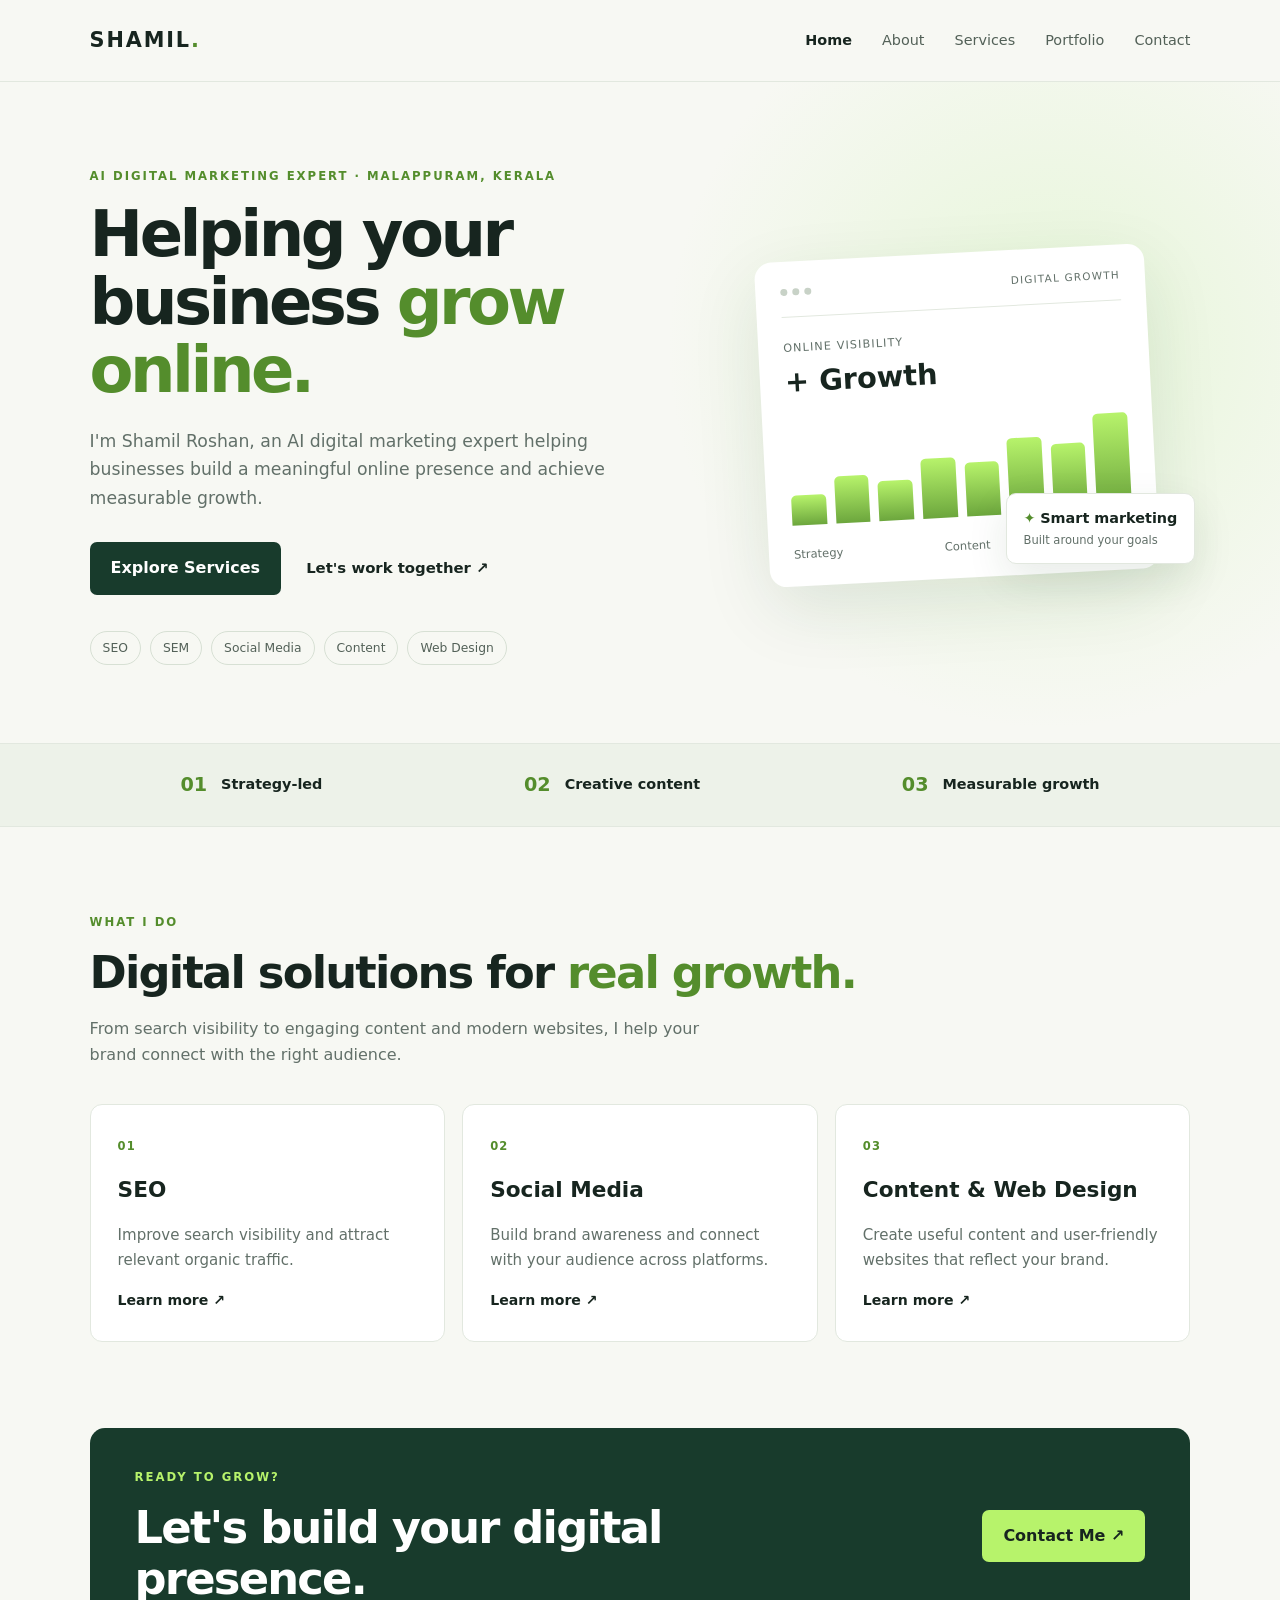
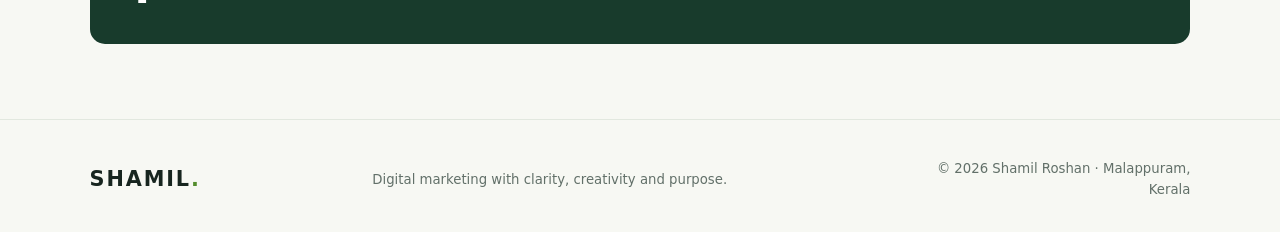
<file: index.html>
<!doctype html>
<html lang="en"><head><meta charset="utf-8"><meta name="viewport" content="width=device-width, initial-scale=1">
<title>Shamil Roshan | AI Digital Marketing Expert in Malappuram</title>
<meta name="description" content="Grow your online presence with SEO, SEM, social media marketing, content marketing and web design by Shamil Roshan in Malappuram, Kerala.">
<link rel="stylesheet" href="style.css"></head><body>
<header class="site-header"><a class="brand" href="index.html">SHAMIL<span>.</span></a><button class="menu-toggle" aria-label="Toggle navigation">☰</button><nav><a class="active" href="index.html">Home</a><a href="about.html">About</a><a href="services.html">Services</a><a href="portfolio.html">Portfolio</a><a href="contact.html">Contact</a></nav></header>
<main><section class="hero"><div class="hero-copy"><p class="eyebrow">AI DIGITAL MARKETING EXPERT · MALAPPURAM, KERALA</p><h1>Helping your business <span>grow online.</span></h1><p class="lead">I'm Shamil Roshan, an AI digital marketing expert helping businesses build a meaningful online presence and achieve measurable growth.</p><div class="actions"><a class="btn" href="services.html">Explore Services</a><a class="text-link" href="contact.html">Let's work together ↗</a></div><div class="hero-tags"><span>SEO</span><span>SEM</span><span>Social Media</span><span>Content</span><span>Web Design</span></div></div><div class="hero-art"><div class="orb"></div><div class="dashboard"><div class="dash-top"><span class="dot"></span><span class="dot"></span><span class="dot"></span><span class="dash-label">DIGITAL GROWTH</span></div><p class="small-label">ONLINE VISIBILITY</p><div class="metric">+ Growth</div><div class="bars"><i></i><i></i><i></i><i></i><i></i><i></i><i></i><i></i></div><div class="dash-bottom"><span>Strategy</span><span>Content</span><span>Results</span></div></div><div class="floating-card">✦ <b>Smart marketing</b><small>Built around your goals</small></div></div></section>
<section class="strip"><div><strong>01</strong><span>Strategy-led</span></div><div><strong>02</strong><span>Creative content</span></div><div><strong>03</strong><span>Measurable growth</span></div></section><section class="section"><p class="eyebrow">WHAT I DO</p><h2>Digital solutions for <span>real growth.</span></h2><p class="section-intro">From search visibility to engaging content and modern websites, I help your brand connect with the right audience.</p><div class="cards"><article class="service-card"><span class="card-number">01</span><h3>SEO</h3><p>Improve search visibility and attract relevant organic traffic.</p><a href="services.html">Learn more ↗</a></article><article class="service-card"><span class="card-number">02</span><h3>Social Media</h3><p>Build brand awareness and connect with your audience across platforms.</p><a href="services.html">Learn more ↗</a></article><article class="service-card"><span class="card-number">03</span><h3>Content & Web Design</h3><p>Create useful content and user-friendly websites that reflect your brand.</p><a href="services.html">Learn more ↗</a></article></div></section><section class="cta"><div><p class="eyebrow">READY TO GROW?</p><h2>Let's build your digital presence.</h2></div><a class="btn btn-light" href="contact.html">Contact Me ↗</a></section></main>
<footer><a class="brand" href="index.html">SHAMIL<span>.</span></a><p>Digital marketing with clarity, creativity and purpose.</p><small>© 2026 Shamil Roshan · Malappuram, Kerala</small></footer><script src="script.js"></script></body></html>
</file>
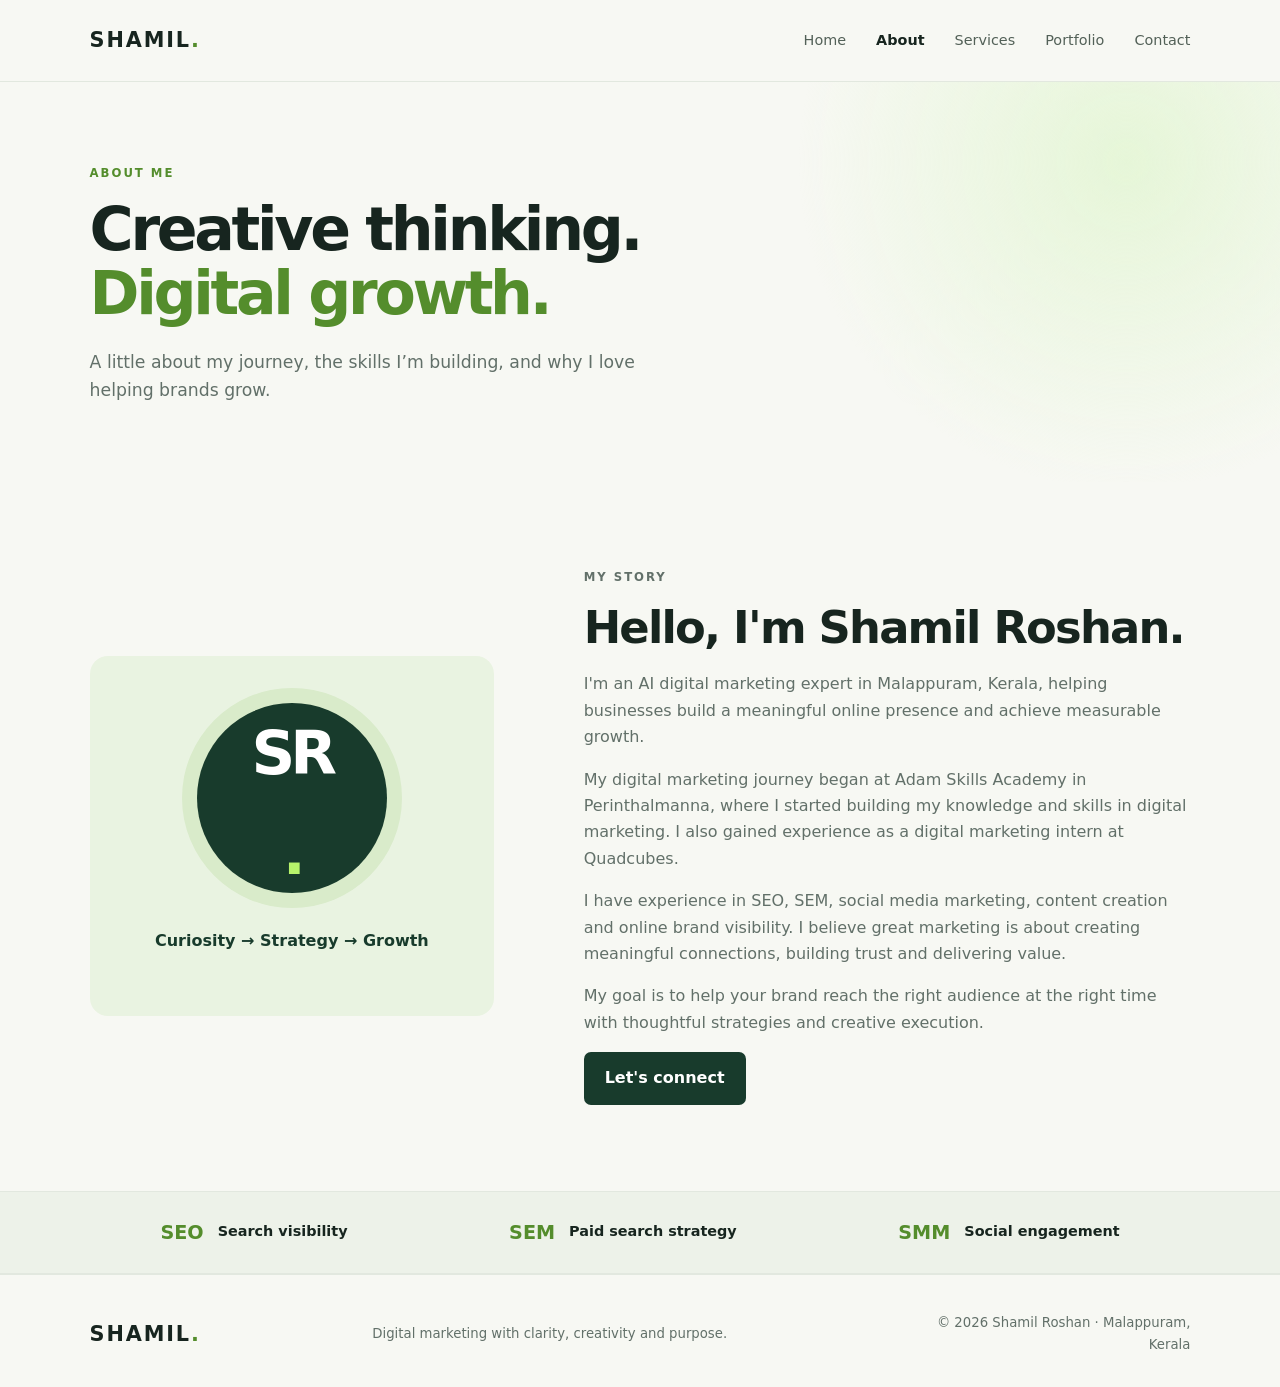
<file: about.html>
<!doctype html><html lang="en"><head><meta charset="utf-8"><meta name="viewport" content="width=device-width, initial-scale=1"><title>About Me | Shamil Roshan</title><meta name="description" content="Learn about Shamil Roshan's digital marketing journey, skills and approach to helping businesses grow online."><link rel="stylesheet" href="style.css"></head><body>
<header class="site-header"><a class="brand" href="index.html">SHAMIL<span>.</span></a><button class="menu-toggle" aria-label="Toggle navigation">☰</button><nav><a href="index.html">Home</a><a class="active" href="about.html">About</a><a href="services.html">Services</a><a href="portfolio.html">Portfolio</a><a href="contact.html">Contact</a></nav></header>
<main><section class="page-hero"><p class="eyebrow">ABOUT ME</p><h1>Creative thinking. <span>Digital growth.</span></h1><p class="lead">A little about my journey, the skills I’m building, and why I love helping brands grow.</p></section><section class="section about-grid"><div class="about-visual"><div class="profile-mark">SR<span>.</span></div><p>Curiosity → Strategy → Growth</p></div><div><p class="eyebrow">MY STORY</p><h2>Hello, I'm Shamil Roshan.</h2><p>I'm an AI digital marketing expert in Malappuram, Kerala, helping businesses build a meaningful online presence and achieve measurable growth.</p><p>My digital marketing journey began at Adam Skills Academy in Perinthalmanna, where I started building my knowledge and skills in digital marketing. I also gained experience as a digital marketing intern at Quadcubes.</p><p>I have experience in SEO, SEM, social media marketing, content creation and online brand visibility. I believe great marketing is about creating meaningful connections, building trust and delivering value.</p><p>My goal is to help your brand reach the right audience at the right time with thoughtful strategies and creative execution.</p><a class="btn" href="contact.html">Let's connect</a></div></section><section class="strip"><div><strong>SEO</strong><span>Search visibility</span></div><div><strong>SEM</strong><span>Paid search strategy</span></div><div><strong>SMM</strong><span>Social engagement</span></div></section></main><footer><a class="brand" href="index.html">SHAMIL<span>.</span></a><p>Digital marketing with clarity, creativity and purpose.</p><small>© 2026 Shamil Roshan · Malappuram, Kerala</small></footer><script src="script.js"></script></body></html>
</file>
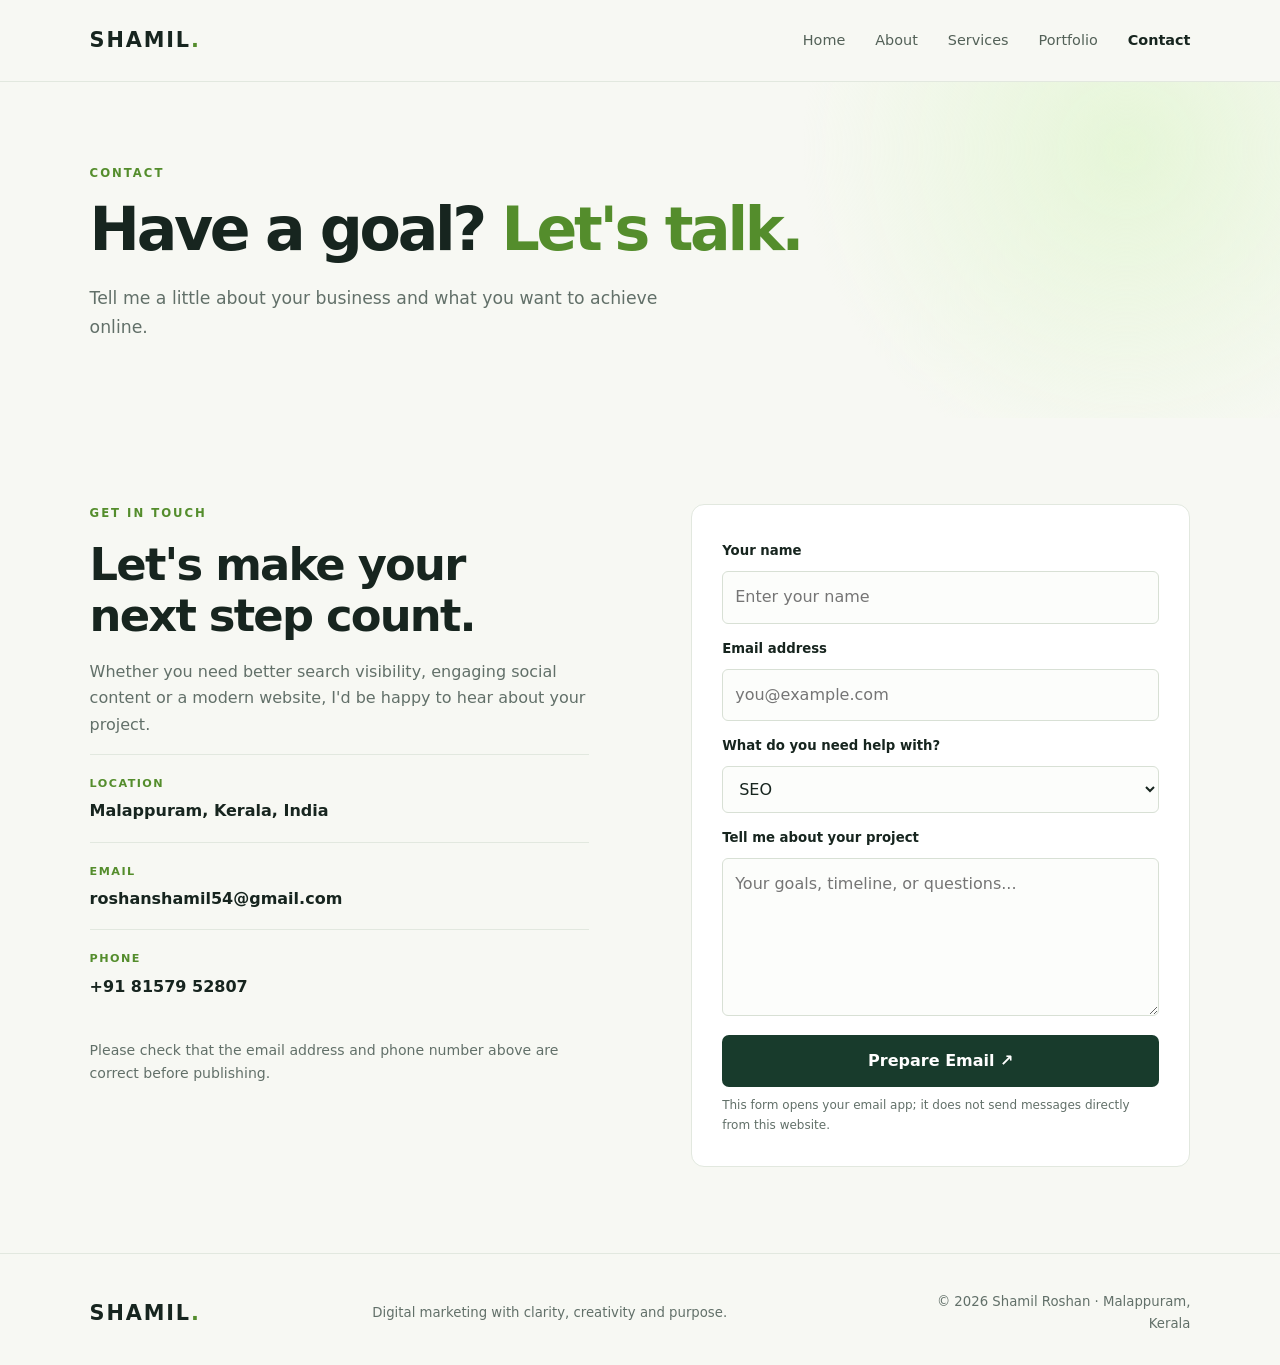
<file: contact.html>
<!doctype html><html lang="en"><head><meta charset="utf-8"><meta name="viewport" content="width=device-width, initial-scale=1"><title>Contact | Shamil Roshan</title><meta name="description" content="Contact Shamil Roshan, an AI digital marketing expert in Malappuram, Kerala, to discuss your digital growth goals."><link rel="stylesheet" href="style.css"></head><body>
<header class="site-header"><a class="brand" href="index.html">SHAMIL<span>.</span></a><button class="menu-toggle" aria-label="Toggle navigation">☰</button><nav><a href="index.html">Home</a><a href="about.html">About</a><a href="services.html">Services</a><a href="portfolio.html">Portfolio</a><a class="active" href="contact.html">Contact</a></nav></header>
<main><section class="page-hero"><p class="eyebrow">CONTACT</p><h1>Have a goal? <span>Let's talk.</span></h1><p class="lead">Tell me a little about your business and what you want to achieve online.</p></section><section class="section contact-grid"><div class="contact-copy"><p class="eyebrow">GET IN TOUCH</p><h2>Let's make your next step count.</h2><p>Whether you need better search visibility, engaging social content or a modern website, I'd be happy to hear about your project.</p><div class="contact-detail"><span>LOCATION</span><p>Malappuram, Kerala, India</p></div><div class="contact-detail"><span>EMAIL</span><p><a href="mailto:roshanshamil54@gmail.com">roshanshamil54@gmail.com</a></p></div><div class="contact-detail"><span>PHONE</span><p><a href="tel:+918157952807">+91 81579 52807</a></p></div><p class="small-note">Please check that the email address and phone number above are correct before publishing.</p></div><form class="contact-form" id="contactForm"><label for="name">Your name</label><input id="name" name="name" required placeholder="Enter your name"><label for="email">Email address</label><input id="email" name="email" type="email" required placeholder="you@example.com"><label for="service">What do you need help with?</label><select id="service" name="service"><option>SEO</option><option>SEM / Google Ads</option><option>Social Media Marketing</option><option>Content Marketing</option><option>Web Design</option><option>Other</option></select><label for="message">Tell me about your project</label><textarea id="message" name="message" rows="5" required placeholder="Your goals, timeline, or questions..."></textarea><button class="btn" type="submit">Prepare Email ↗</button><p class="form-hint" id="formHint">This form opens your email app; it does not send messages directly from this website.</p></form></section></main><footer><a class="brand" href="index.html">SHAMIL<span>.</span></a><p>Digital marketing with clarity, creativity and purpose.</p><small>© 2026 Shamil Roshan · Malappuram, Kerala</small></footer><script src="script.js"></script></body></html>
</file>
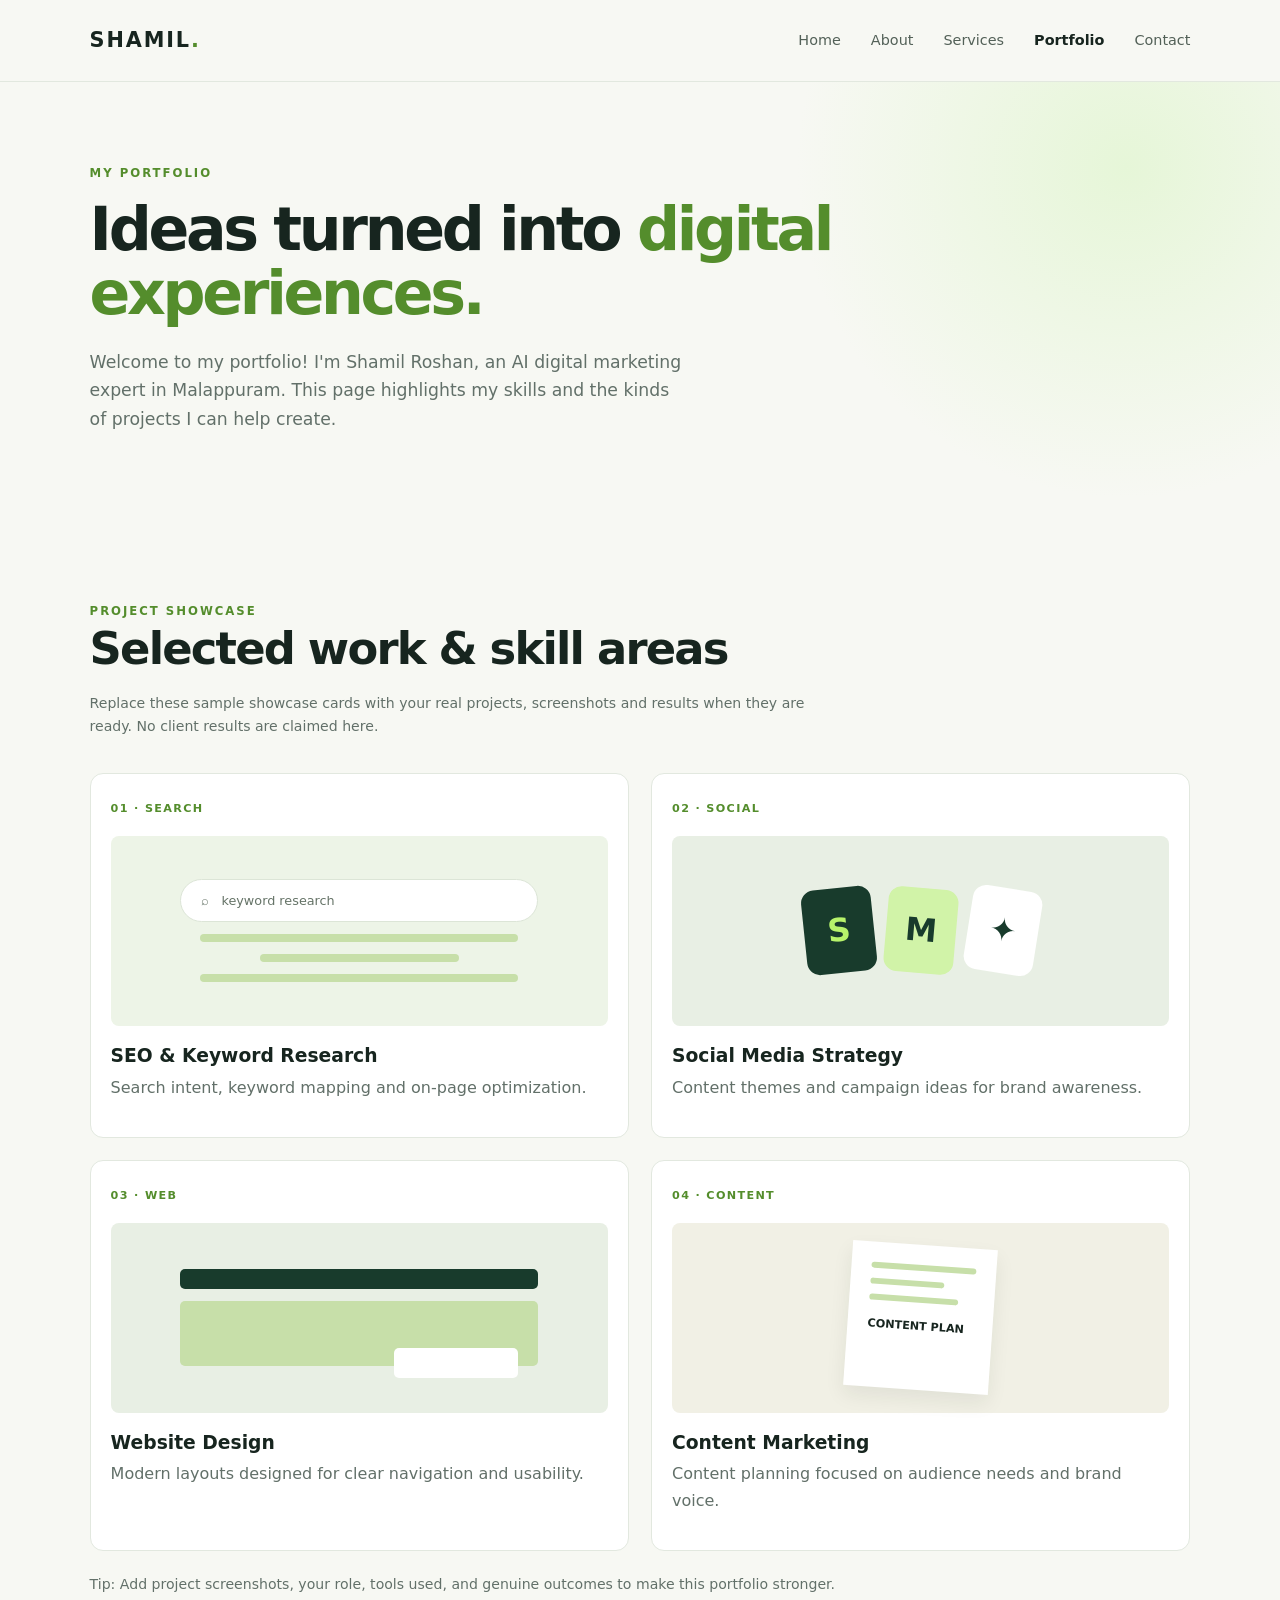
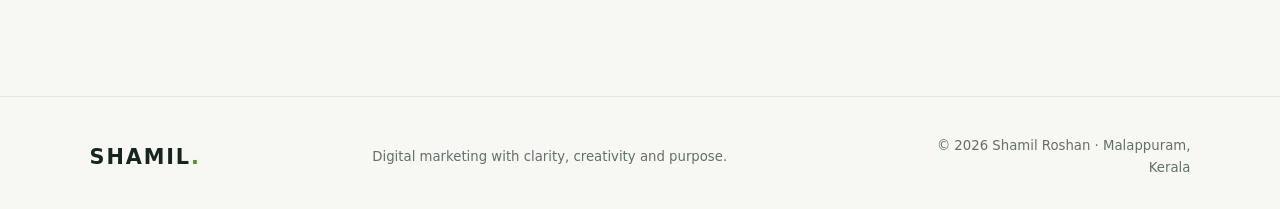
<file: portfolio.html>
<!doctype html><html lang="en"><head><meta charset="utf-8"><meta name="viewport" content="width=device-width, initial-scale=1"><title>Portfolio | Shamil Roshan</title><meta name="description" content="Explore Shamil Roshan's digital marketing skills and portfolio areas in SEO, SEM, social media marketing, content and web design."><link rel="stylesheet" href="style.css"></head><body>
<header class="site-header"><a class="brand" href="index.html">SHAMIL<span>.</span></a><button class="menu-toggle" aria-label="Toggle navigation">☰</button><nav><a href="index.html">Home</a><a href="about.html">About</a><a href="services.html">Services</a><a class="active" href="portfolio.html">Portfolio</a><a href="contact.html">Contact</a></nav></header>
<main><section class="page-hero"><p class="eyebrow">MY PORTFOLIO</p><h1>Ideas turned into <span>digital experiences.</span></h1><p class="lead">Welcome to my portfolio! I'm Shamil Roshan, an AI digital marketing expert in Malappuram. This page highlights my skills and the kinds of projects I can help create.</p></section><section class="section"><div class="portfolio-note"><span class="eyebrow">PROJECT SHOWCASE</span><h2>Selected work & skill areas</h2><p>Replace these sample showcase cards with your real projects, screenshots and results when they are ready. No client results are claimed here.</p></div><div class="portfolio-grid"><article class="work-card work-one"><span>01 · SEARCH</span><div class="work-art"><div class="search-pill">⌕ &nbsp; keyword research</div><div class="search-line"></div><div class="search-line short"></div><div class="search-line"></div></div><h3>SEO & Keyword Research</h3><p>Search intent, keyword mapping and on-page optimization.</p></article><article class="work-card work-two"><span>02 · SOCIAL</span><div class="work-art social-art"><div class="social-tile">S</div><div class="social-tile">M</div><div class="social-tile">✦</div></div><h3>Social Media Strategy</h3><p>Content themes and campaign ideas for brand awareness.</p></article><article class="work-card work-three"><span>03 · WEB</span><div class="work-art web-art"><div class="web-top"></div><div class="web-block"></div><div class="web-block tiny"></div></div><h3>Website Design</h3><p>Modern layouts designed for clear navigation and usability.</p></article><article class="work-card work-four"><span>04 · CONTENT</span><div class="work-art content-art"><div class="content-sheet"><i></i><i></i><i></i><b>CONTENT PLAN</b></div></div><h3>Content Marketing</h3><p>Content planning focused on audience needs and brand voice.</p></article></div><p class="small-note">Tip: Add project screenshots, your role, tools used, and genuine outcomes to make this portfolio stronger.</p></section></main><footer><a class="brand" href="index.html">SHAMIL<span>.</span></a><p>Digital marketing with clarity, creativity and purpose.</p><small>© 2026 Shamil Roshan · Malappuram, Kerala</small></footer><script src="script.js"></script></body></html>
</file>
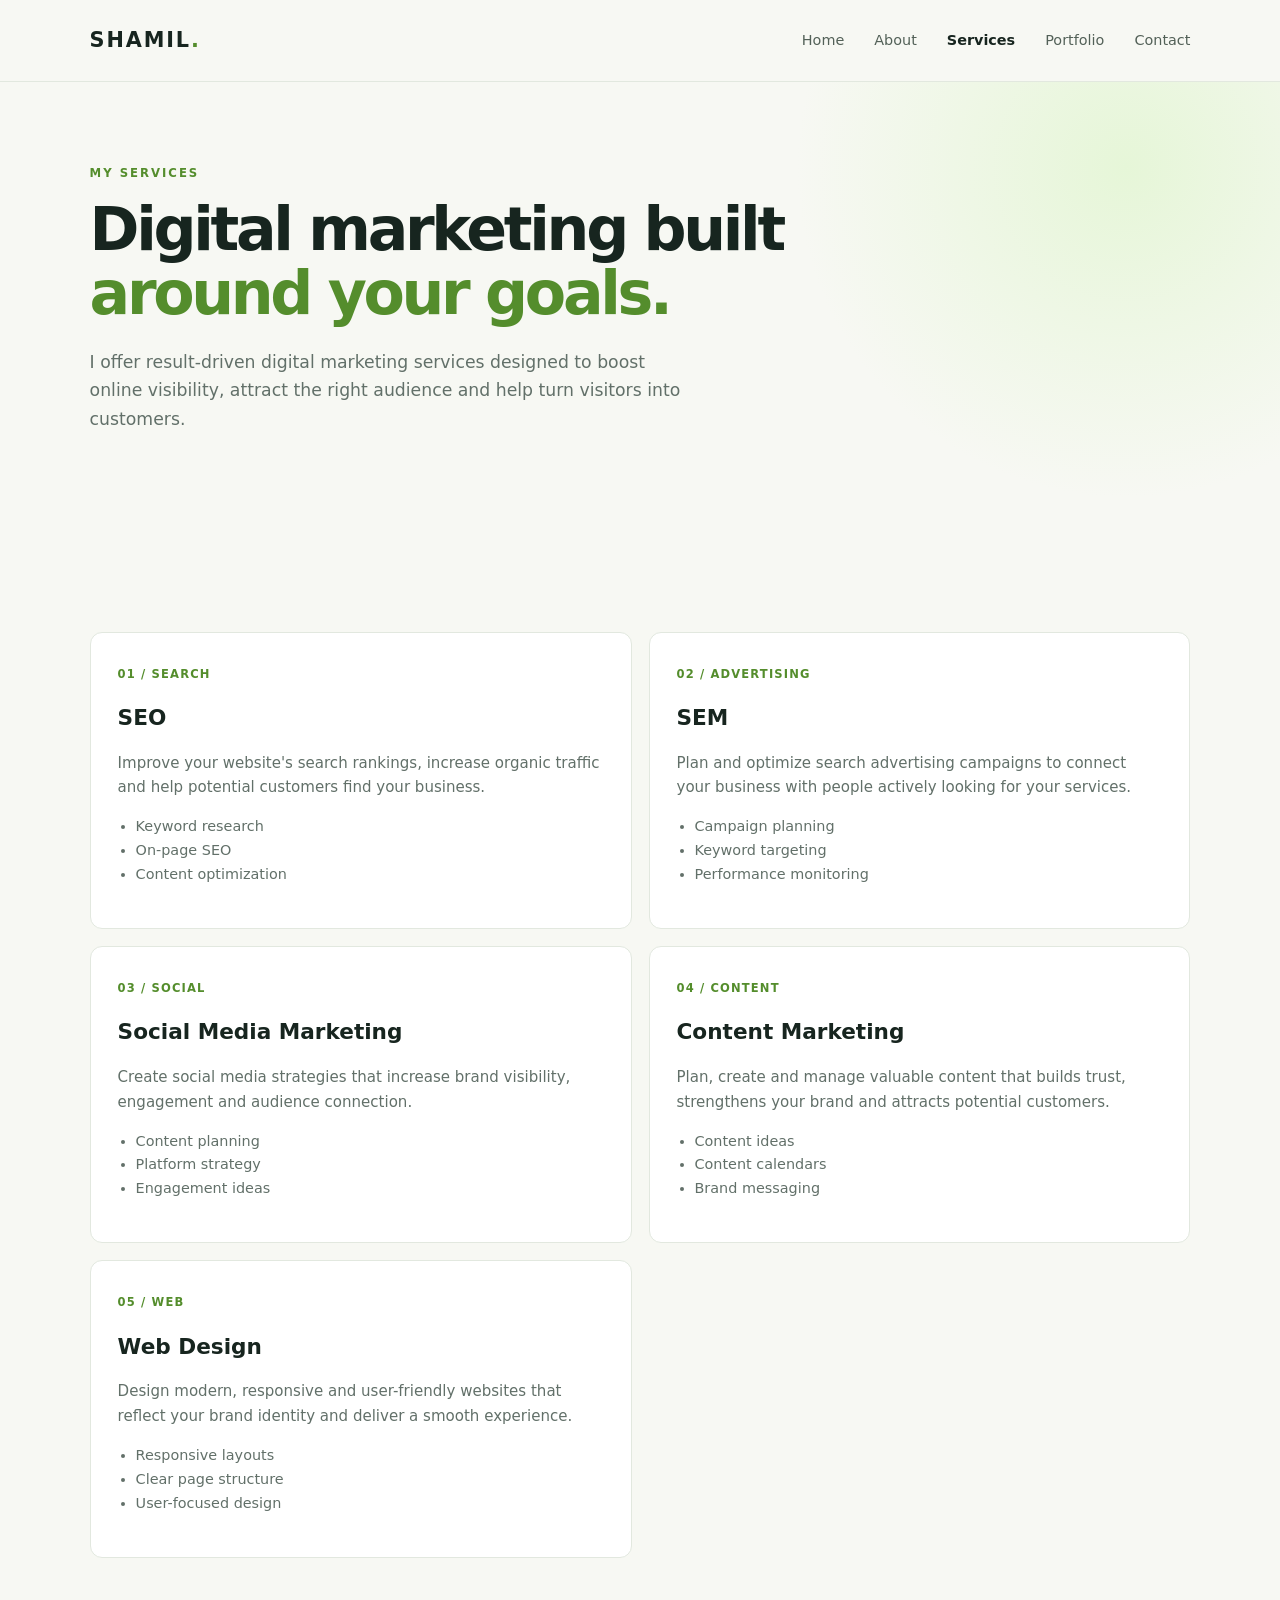
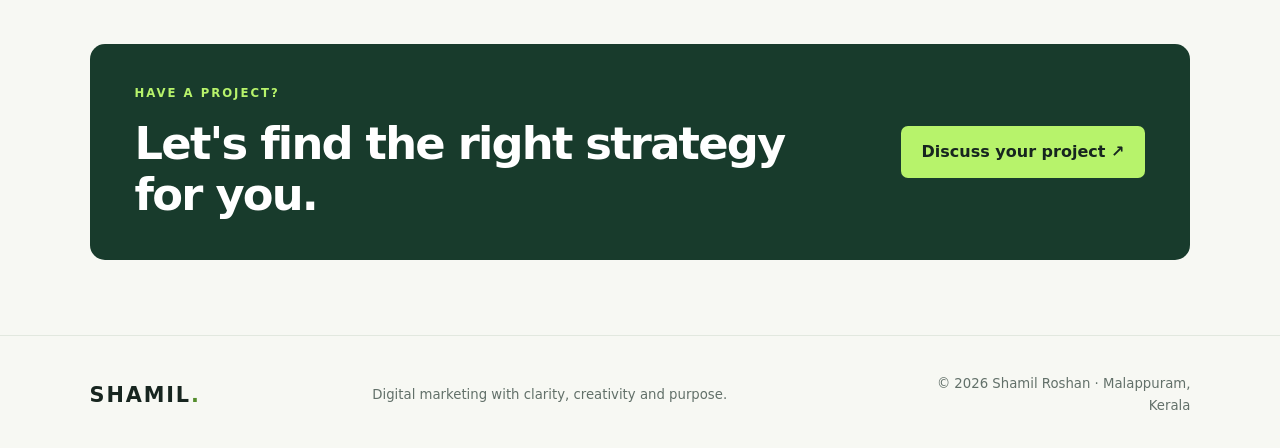
<file: services.html>
<!doctype html><html lang="en"><head><meta charset="utf-8"><meta name="viewport" content="width=device-width, initial-scale=1"><title>Digital Marketing Services | Shamil Roshan</title><meta name="description" content="Explore SEO, SEM, social media marketing, content marketing and responsive web design services from Shamil Roshan in Malappuram."><link rel="stylesheet" href="style.css"></head><body>
<header class="site-header"><a class="brand" href="index.html">SHAMIL<span>.</span></a><button class="menu-toggle" aria-label="Toggle navigation">☰</button><nav><a href="index.html">Home</a><a href="about.html">About</a><a class="active" href="services.html">Services</a><a href="portfolio.html">Portfolio</a><a href="contact.html">Contact</a></nav></header>
<main><section class="page-hero"><p class="eyebrow">MY SERVICES</p><h1>Digital marketing built <span>around your goals.</span></h1><p class="lead">I offer result-driven digital marketing services designed to boost online visibility, attract the right audience and help turn visitors into customers.</p></section><section class="section"><div class="cards service-list"><article class="service-card"><span class="card-number">01 / SEARCH</span><h3>SEO</h3><p>Improve your website's search rankings, increase organic traffic and help potential customers find your business.</p><ul><li>Keyword research</li><li>On-page SEO</li><li>Content optimization</li></ul></article><article class="service-card"><span class="card-number">02 / ADVERTISING</span><h3>SEM</h3><p>Plan and optimize search advertising campaigns to connect your business with people actively looking for your services.</p><ul><li>Campaign planning</li><li>Keyword targeting</li><li>Performance monitoring</li></ul></article><article class="service-card"><span class="card-number">03 / SOCIAL</span><h3>Social Media Marketing</h3><p>Create social media strategies that increase brand visibility, engagement and audience connection.</p><ul><li>Content planning</li><li>Platform strategy</li><li>Engagement ideas</li></ul></article><article class="service-card"><span class="card-number">04 / CONTENT</span><h3>Content Marketing</h3><p>Plan, create and manage valuable content that builds trust, strengthens your brand and attracts potential customers.</p><ul><li>Content ideas</li><li>Content calendars</li><li>Brand messaging</li></ul></article><article class="service-card"><span class="card-number">05 / WEB</span><h3>Web Design</h3><p>Design modern, responsive and user-friendly websites that reflect your brand identity and deliver a smooth experience.</p><ul><li>Responsive layouts</li><li>Clear page structure</li><li>User-focused design</li></ul></article></div></section><section class="cta"><div><p class="eyebrow">HAVE A PROJECT?</p><h2>Let's find the right strategy for you.</h2></div><a class="btn btn-light" href="contact.html">Discuss your project ↗</a></section></main><footer><a class="brand" href="index.html">SHAMIL<span>.</span></a><p>Digital marketing with clarity, creativity and purpose.</p><small>© 2026 Shamil Roshan · Malappuram, Kerala</small></footer><script src="script.js"></script></body></html>
</file>
<file: style.css>
:root{--ink:#17251f;--muted:#627069;--green:#b7f36b;--deep:#183b2c;--paper:#f7f8f3;--line:#e2e8df;--white:#fff}*{box-sizing:border-box}html{scroll-behavior:smooth}body{margin:0;background:var(--paper);color:var(--ink);font-family:Inter,ui-sans-serif,system-ui,-apple-system,BlinkMacSystemFont,"Segoe UI",sans-serif;line-height:1.65}a{color:inherit;text-decoration:none}.site-header{height:82px;padding:0 7vw;display:flex;align-items:center;justify-content:space-between;background:rgba(247,248,243,.94);border-bottom:1px solid var(--line);position:sticky;top:0;z-index:10;backdrop-filter:blur(12px)}.brand{font-size:1.3rem;font-weight:900;letter-spacing:.09em}.brand span,.hero h1 span,.page-hero h1 span,.section h2 span{color:#548d2c}.site-header nav{display:flex;gap:30px;align-items:center}.site-header nav a{font-size:.9rem;color:#536158}.site-header nav a:hover,.site-header nav a.active{color:var(--ink);font-weight:750}.menu-toggle{display:none;border:0;background:none;font-size:1.5rem}.hero{padding:85px 7vw 78px;min-height:560px;display:grid;grid-template-columns:1.1fr .9fr;align-items:center;gap:5vw;background:radial-gradient(circle at 82% 40%,#e6f6d8 0,transparent 34%),var(--paper)}.eyebrow{font-size:.73rem;font-weight:850;letter-spacing:.17em;color:#548d2c;margin:0 0 15px}.hero h1,.page-hero h1{font-size:clamp(2.8rem,5vw,5rem);line-height:1.06;letter-spacing:-.055em;margin:0 0 22px;max-width:750px}.lead{font-size:1.08rem;color:var(--muted);max-width:600px}.actions{display:flex;gap:25px;align-items:center;margin:30px 0}.btn{display:inline-flex;justify-content:center;align-items:center;padding:13px 21px;background:var(--deep);color:white;border:0;border-radius:7px;font:inherit;font-weight:750;cursor:pointer}.btn:hover{background:#285b42}.text-link{font-weight:750;font-size:.93rem}.hero-tags{display:flex;flex-wrap:wrap;gap:9px;margin-top:36px}.hero-tags span{border:1px solid #d7e0d4;border-radius:99px;padding:6px 12px;font-size:.77rem;color:#536158}.hero-art{position:relative;min-height:340px;display:grid;place-items:center}.orb{position:absolute;width:300px;height:300px;background:var(--green);border-radius:50%;opacity:.8}.dashboard{z-index:1;position:relative;background:#fff;width:min(390px,95%);padding:22px 25px;border-radius:17px;box-shadow:0 24px 70px #1b40221b;transform:rotate(-3deg)}.dash-top{display:flex;gap:5px;align-items:center;border-bottom:1px solid var(--line);padding-bottom:16px}.dot{width:7px;height:7px;border-radius:50%;background:#c8d2c7}.dash-label{margin-left:auto;font-size:.65rem;letter-spacing:.12em;color:var(--muted)}.small-label{font-size:.7rem;letter-spacing:.1em;color:var(--muted);margin:22px 0 0}.metric{font-size:1.8rem;font-weight:850}.bars{height:100px;display:flex;align-items:end;gap:9px;margin:20px 0}.bars i{display:block;flex:1;border-radius:5px 5px 0 0;background:linear-gradient(#b7f36b,#6ca63d)}.bars i:nth-child(1){height:30%}.bars i:nth-child(2){height:47%}.bars i:nth-child(3){height:40%}.bars i:nth-child(4){height:60%}.bars i:nth-child(5){height:54%}.bars i:nth-child(6){height:76%}.bars i:nth-child(7){height:68%}.bars i:nth-child(8){height:96%}.dash-bottom{display:flex;justify-content:space-between;font-size:.72rem;color:var(--muted)}.floating-card{position:absolute;right:-5px;bottom:22px;z-index:2;background:white;border:1px solid var(--line);padding:13px 17px;border-radius:10px;box-shadow:0 15px 40px #1b40221a;font-size:.9rem}.floating-card:first-letter{color:#548d2c}.floating-card small{display:block;color:var(--muted);font-size:.72rem}.strip{display:flex;justify-content:space-around;gap:20px;padding:25px 7vw;background:#edf2e9;border-block:1px solid var(--line)}.strip div{display:flex;gap:14px;align-items:center}.strip strong{font-size:1.2rem;color:#548d2c}.strip span{font-size:.9rem;font-weight:650}.section{padding:86px 7vw}.section h2,.cta h2{font-size:clamp(2rem,3.5vw,3.1rem);line-height:1.14;letter-spacing:-.04em;margin:0 0 18px}.section-intro{color:var(--muted);max-width:620px;margin-bottom:34px}.cards{display:grid;grid-template-columns:repeat(3,1fr);gap:17px;margin-top:35px}.service-card{padding:27px;background:white;border:1px solid var(--line);border-radius:12px;min-height:230px}.card-number{font-size:.72rem;letter-spacing:.1em;color:#548d2c;font-weight:800}.service-card h3{font-size:1.35rem;margin:14px 0 8px}.service-card p{color:var(--muted);font-size:.94rem}.service-card a{font-size:.88rem;font-weight:800}.cta{margin:0 7vw 75px;padding:40px 45px;background:var(--deep);color:white;border-radius:15px;display:flex;justify-content:space-between;align-items:center;gap:25px}.cta .eyebrow{color:var(--green)}.cta h2{margin:0;max-width:650px}.btn-light{background:var(--green);color:var(--ink);white-space:nowrap}.btn-light:hover{background:#c8fa91}footer{padding:35px 7vw 28px;border-top:1px solid var(--line);display:grid;grid-template-columns:1fr 2fr 1fr;align-items:center;gap:15px}footer p,footer small{color:var(--muted);font-size:.83rem}footer small{text-align:right}.page-hero{padding:82px 7vw 60px;background:radial-gradient(circle at 88% 20%,#e6f6d8 0,transparent 28%),var(--paper)}.page-hero h1{font-size:clamp(2.7rem,4.7vw,4.5rem)}.about-grid{display:grid;grid-template-columns:.8fr 1.2fr;gap:7vw;align-items:center}.about-grid p{color:var(--muted)}.about-visual{min-height:360px;background:#e9f3e1;border-radius:18px;display:flex;flex-direction:column;align-items:center;justify-content:center}.profile-mark{width:190px;height:190px;border-radius:50%;display:grid;place-items:center;background:var(--deep);color:white;font-size:3.8rem;font-weight:900;letter-spacing:-.08em;box-shadow:0 0 0 15px #d9ebca}.profile-mark span{color:var(--green)}.about-visual p{margin-top:35px;color:var(--deep);font-weight:750}.service-list{grid-template-columns:repeat(2,1fr)}.service-list .service-card{min-height:280px}.service-card ul{padding-left:18px;color:var(--muted);font-size:.9rem}.portfolio-note{max-width:720px}.portfolio-note p,.small-note{color:var(--muted);font-size:.88rem}.portfolio-grid{display:grid;grid-template-columns:repeat(2,1fr);gap:22px;margin-top:35px}.work-card{background:#fff;border:1px solid var(--line);padding:20px;border-radius:13px}.work-card>span{font-size:.7rem;font-weight:850;letter-spacing:.12em;color:#548d2c}.work-card h3{margin:15px 0 3px}.work-card p{color:var(--muted);margin-top:0}.work-art{height:190px;margin-top:15px;border-radius:8px;background:#edf4e7;display:flex;flex-direction:column;align-items:center;justify-content:center;gap:12px}.search-pill{background:white;border:1px solid #dce5d7;border-radius:30px;padding:10px 20px;width:72%;font-size:.8rem;color:#657367}.search-line{height:8px;width:64%;border-radius:10px;background:#c7dfa9}.search-line.short{width:40%}.social-art{flex-direction:row;background:#e8efe4}.social-tile{width:70px;height:85px;border-radius:13px;display:grid;place-items:center;background:var(--deep);color:var(--green);font-size:2rem;font-weight:900;transform:rotate(-6deg)}.social-tile:nth-child(2){background:#d1f3a8;color:var(--deep);transform:rotate(5deg)}.social-tile:nth-child(3){background:white;color:var(--deep);transform:rotate(9deg)}.web-art{position:relative;background:#e8efe4}.web-top{width:72%;height:20px;background:var(--deep);border-radius:5px}.web-block{height:65px;width:72%;background:#c7dfa9;border-radius:5px}.web-block.tiny{position:absolute;width:25%;height:30px;right:18%;bottom:35px;background:#fff}.content-art{background:#f1f0e5}.content-sheet{width:145px;height:145px;background:white;box-shadow:0 9px 20px #17251f13;padding:20px;display:flex;flex-direction:column;gap:10px;transform:rotate(4deg)}.content-sheet i{height:6px;background:#c7dfa9;border-radius:4px}.content-sheet i:nth-child(2){width:70%}.content-sheet i:nth-child(3){width:85%}.content-sheet b{font-size:.7rem;margin-top:5px}.contact-grid{display:grid;grid-template-columns:1fr 1fr;gap:8vw}.contact-copy h2{max-width:450px}.contact-copy>p:not(.eyebrow){color:var(--muted)}.contact-detail{border-top:1px solid var(--line);padding:14px 0}.contact-detail span{font-size:.7rem;letter-spacing:.13em;font-weight:850;color:#548d2c}.contact-detail p{margin:3px 0;font-weight:650}.contact-form{padding:30px;background:white;border:1px solid var(--line);border-radius:13px;display:flex;flex-direction:column;gap:9px}.contact-form label{font-size:.83rem;font-weight:750;margin-top:5px}.contact-form input,.contact-form select,.contact-form textarea{width:100%;padding:12px;border:1px solid #d8e0d5;border-radius:6px;background:#fcfdfb;color:var(--ink);font:inherit}.contact-form input:focus,.contact-form select:focus,.contact-form textarea:focus{outline:2px solid #b7f36b;border-color:transparent}.form-hint{font-size:.75rem;color:var(--muted);margin:0}.contact-form .btn{margin-top:10px}.small-note{margin-top:22px}@media(max-width:760px){.site-header{height:70px;padding:0 5vw}.menu-toggle{display:block}.site-header nav{display:none;position:absolute;top:69px;left:0;right:0;padding:18px 5vw;background:var(--paper);border-bottom:1px solid var(--line);flex-direction:column;align-items:flex-start;gap:13px}.site-header nav.open{display:flex}.hero{grid-template-columns:1fr;padding:58px 6vw 50px}.hero-art{min-height:300px}.orb{width:245px;height:245px}.floating-card{right:0}.strip{padding:22px 6vw;flex-wrap:wrap;justify-content:flex-start}.strip div{min-width:40%}.section,.page-hero{padding:58px 6vw}.cards,.service-list,.portfolio-grid,.about-grid,.contact-grid{grid-template-columns:1fr}.about-visual{min-height:280px}.cta{margin:0 6vw 50px;padding:30px;align-items:flex-start;flex-direction:column}footer{padding:28px 6vw;grid-template-columns:1fr;gap:4px}footer small{text-align:left}.hero h1{font-size:clamp(2.7rem,12vw,4rem)}.page-hero h1{font-size:clamp(2.6rem,10vw,4rem)}}
</file>
